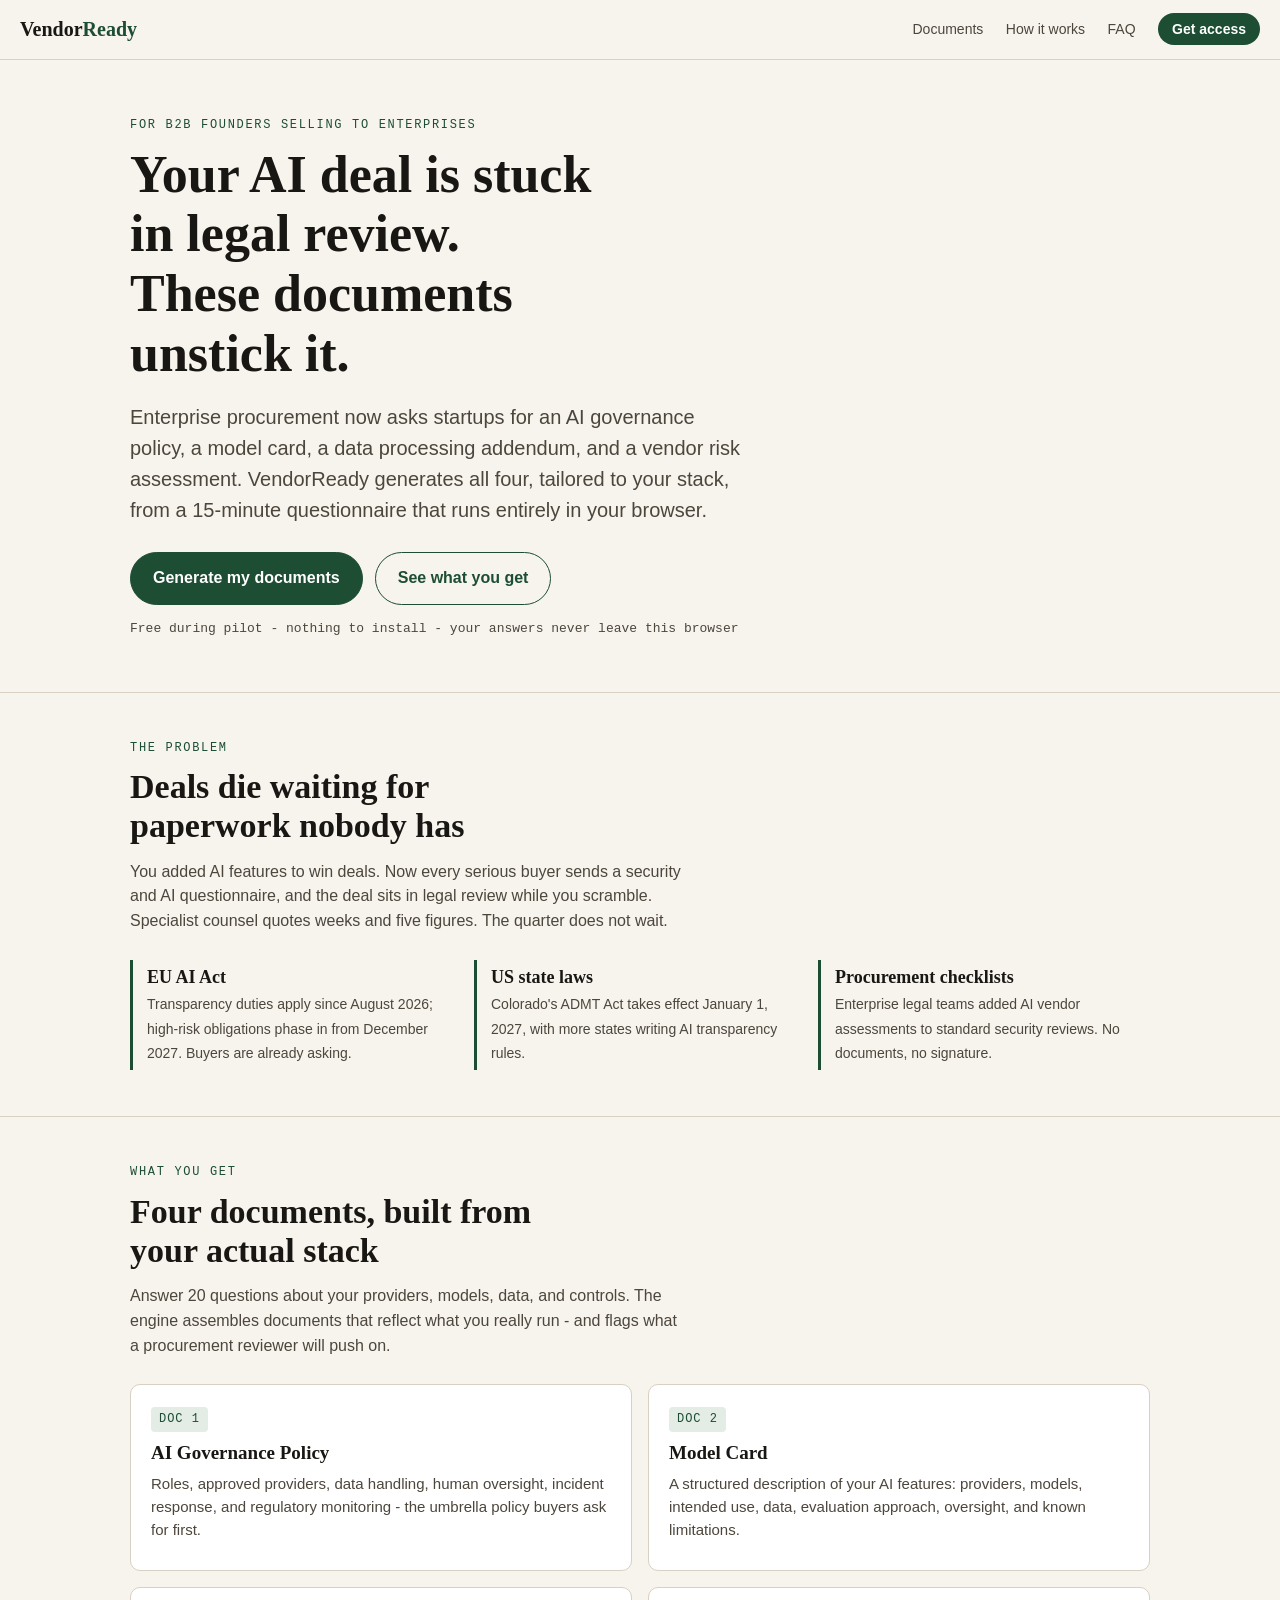
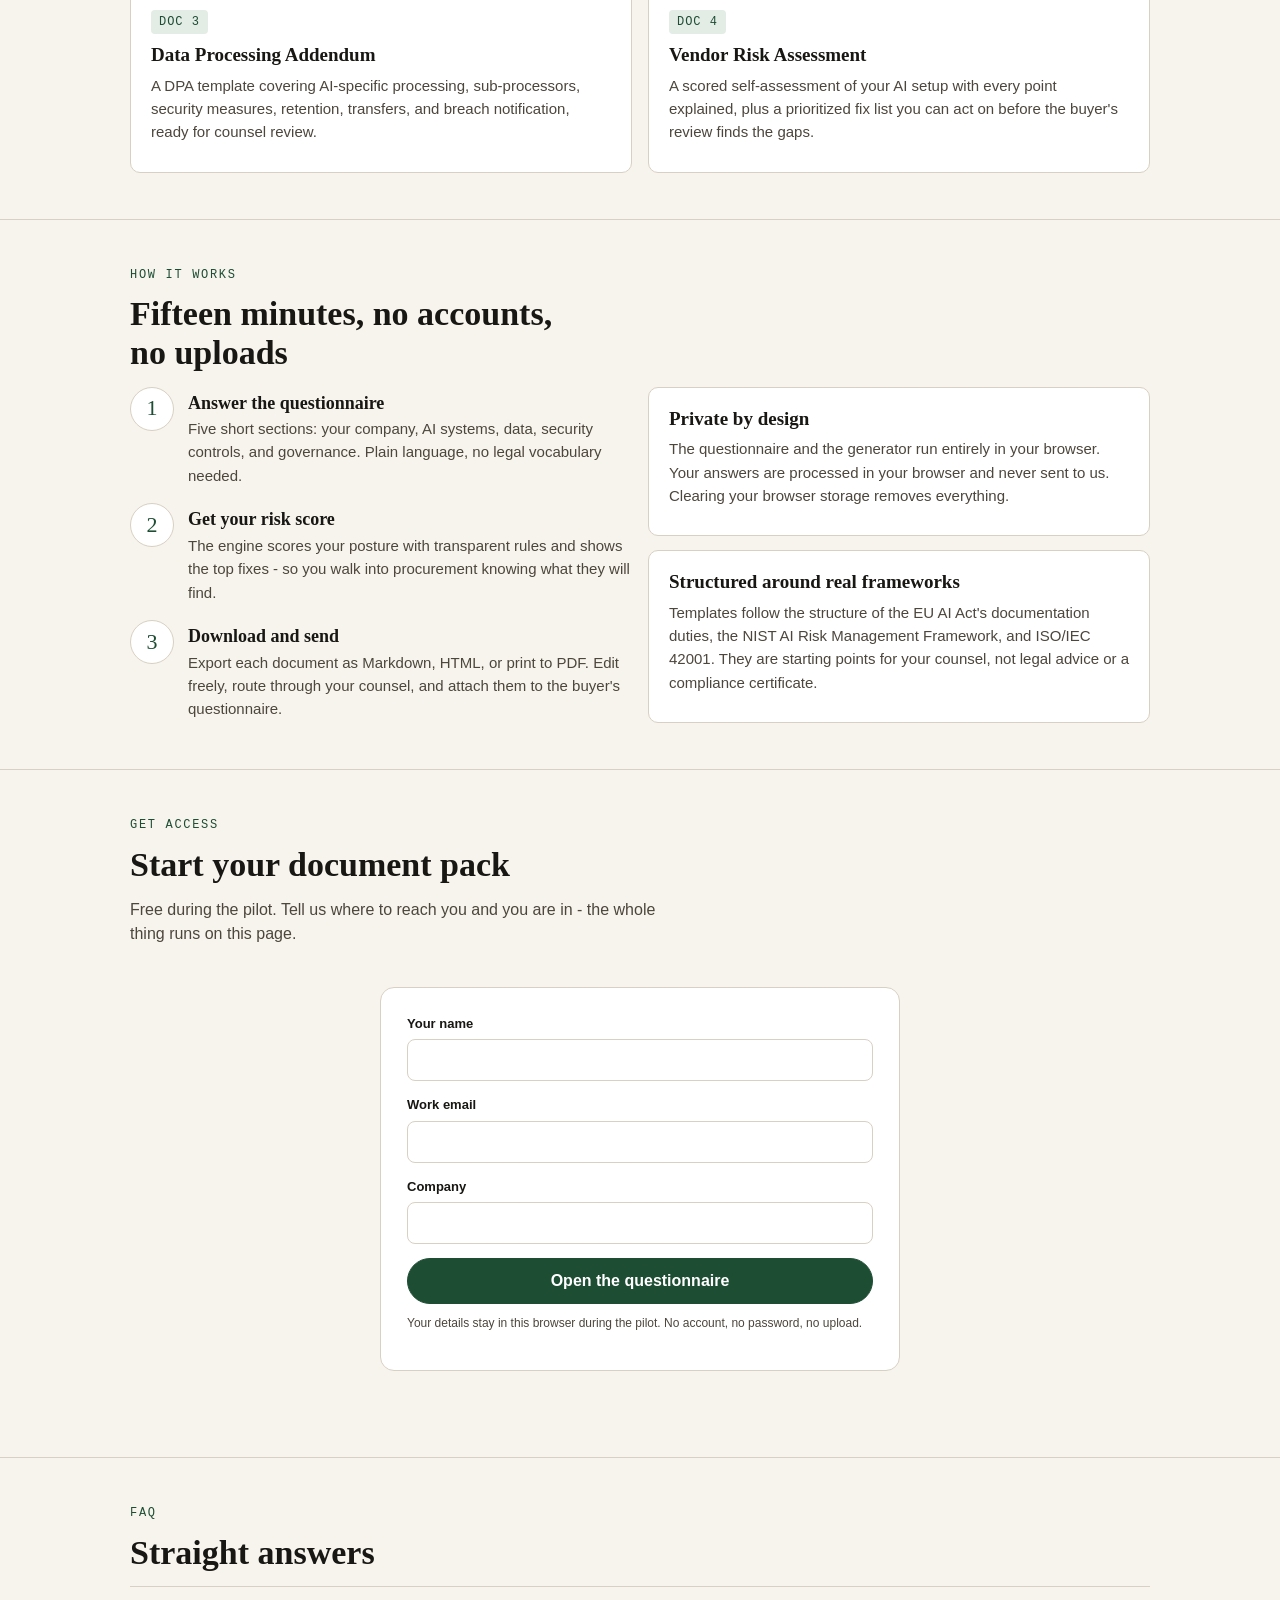
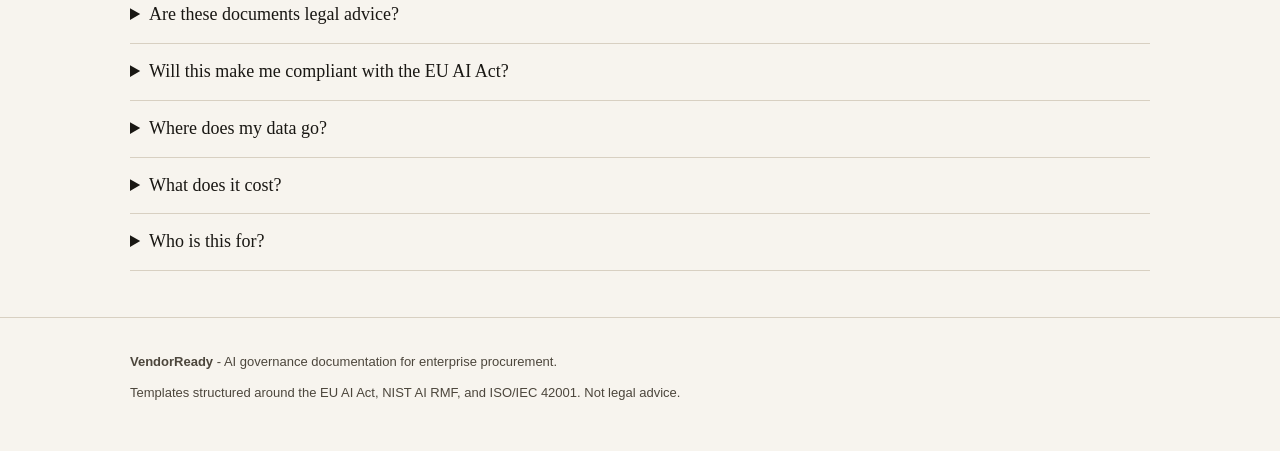
<file: index.html>
<!doctype html>
<html lang="en">
<head>
<meta charset="utf-8">
<meta name="viewport" content="width=device-width, initial-scale=1">
<title>VendorReady - AI governance documents for enterprise procurement</title>
<meta name="description" content="Generate the AI governance policy, model card, DPA, and vendor risk assessment that enterprise buyers ask for - from a 15-minute questionnaire, entirely in your browser.">
<meta property="og:title" content="VendorReady - AI governance documents for enterprise procurement">
<meta property="og:description" content="Generate the AI governance policy, model card, DPA, and vendor risk assessment that enterprise buyers ask for - from a 15-minute questionnaire in your browser.">
<meta property="og:type" content="website">
<link rel="stylesheet" href="styles.css">
<link rel="icon" href="data:image/svg+xml,<svg xmlns='http://www.w3.org/2000/svg' viewBox='0 0 100 100'><text y='0.9em' font-size='90'>V</text></svg>">
</head>
<body>
<header class="topbar">
  <a class="brand" href="index.html">Vendor<span>Ready</span></a>
  <nav>
    <a class="hide-m" href="#documents">Documents</a>
    <a class="hide-m" href="#how">How it works</a>
    <a class="hide-m" href="#faq">FAQ</a>
    <a class="cta-small" href="#access">Get access</a>
  </nav>
</header>

<div class="hero">
  <div class="wrap">
    <p class="eyebrow">For B2B founders selling to enterprises</p>
    <h1>Your AI deal is stuck in legal review. These documents unstick it.</h1>
    <p class="lede">Enterprise procurement now asks startups for an AI governance policy, a model card, a data processing addendum, and a vendor risk assessment. VendorReady generates all four, tailored to your stack, from a 15-minute questionnaire that runs entirely in your browser.</p>
    <div class="hero-actions">
      <a class="btn" href="#access">Generate my documents</a>
      <a class="btn ghost" href="#documents">See what you get</a>
    </div>
    <p class="hero-note">Free during pilot - nothing to install - your answers never leave this browser</p>
  </div>
</div>

<section class="block" id="problem">
  <div class="wrap">
    <p class="eyebrow">The problem</p>
    <h2>Deals die waiting for paperwork nobody has</h2>
    <p class="sub">You added AI features to win deals. Now every serious buyer sends a security and AI questionnaire, and the deal sits in legal review while you scramble. Specialist counsel quotes weeks and five figures. The quarter does not wait.</p>
    <div class="factrow">
      <div class="fact"><b>EU AI Act</b><span>Transparency duties apply since August 2026; high-risk obligations phase in from December 2027. Buyers are already asking.</span></div>
      <div class="fact"><b>US state laws</b><span>Colorado's ADMT Act takes effect January 1, 2027, with more states writing AI transparency rules.</span></div>
      <div class="fact"><b>Procurement checklists</b><span>Enterprise legal teams added AI vendor assessments to standard security reviews. No documents, no signature.</span></div>
    </div>
  </div>
</section>

<section class="block" id="documents">
  <div class="wrap">
    <p class="eyebrow">What you get</p>
    <h2>Four documents, built from your actual stack</h2>
    <p class="sub">Answer 20 questions about your providers, models, data, and controls. The engine assembles documents that reflect what you really run - and flags what a procurement reviewer will push on.</p>
    <div class="grid four">
      <div class="card"><span class="tag">Doc 1</span><h3>AI Governance Policy</h3><p>Roles, approved providers, data handling, human oversight, incident response, and regulatory monitoring - the umbrella policy buyers ask for first.</p></div>
      <div class="card"><span class="tag">Doc 2</span><h3>Model Card</h3><p>A structured description of your AI features: providers, models, intended use, data, evaluation approach, oversight, and known limitations.</p></div>
      <div class="card"><span class="tag">Doc 3</span><h3>Data Processing Addendum</h3><p>A DPA template covering AI-specific processing, sub-processors, security measures, retention, transfers, and breach notification, ready for counsel review.</p></div>
      <div class="card"><span class="tag">Doc 4</span><h3>Vendor Risk Assessment</h3><p>A scored self-assessment of your AI setup with every point explained, plus a prioritized fix list you can act on before the buyer's review finds the gaps.</p></div>
    </div>
  </div>
</section>

<section class="block" id="how">
  <div class="wrap">
    <p class="eyebrow">How it works</p>
    <h2>Fifteen minutes, no accounts, no uploads</h2>
    <div class="grid two">
      <div class="steps">
        <div class="step"><div><h3>Answer the questionnaire</h3><p>Five short sections: your company, AI systems, data, security controls, and governance. Plain language, no legal vocabulary needed.</p></div></div>
        <div class="step"><div><h3>Get your risk score</h3><p>The engine scores your posture with transparent rules and shows the top fixes - so you walk into procurement knowing what they will find.</p></div></div>
        <div class="step"><div><h3>Download and send</h3><p>Export each document as Markdown, HTML, or print to PDF. Edit freely, route through your counsel, and attach them to the buyer's questionnaire.</p></div></div>
      </div>
      <div>
        <div class="card">
          <h3>Private by design</h3>
          <p>The questionnaire and the generator run entirely in your browser. Your answers are processed in your browser and never sent to us. Clearing your browser storage removes everything.</p>
        </div>
        <div class="card" style="margin-top:14px">
          <h3>Structured around real frameworks</h3>
          <p>Templates follow the structure of the EU AI Act's documentation duties, the NIST AI Risk Management Framework, and ISO/IEC 42001. They are starting points for your counsel, not legal advice or a compliance certificate.</p>
        </div>
      </div>
    </div>
  </div>
</section>

<section class="block" id="access">
  <div class="wrap">
    <p class="eyebrow">Get access</p>
    <h2>Start your document pack</h2>
    <p class="sub">Free during the pilot. Tell us where to reach you and you are in - the whole thing runs on this page.</p>
    <div class="gate-card">
      <form id="gate-form" novalidate>
        <div class="field"><label for="g-name">Your name</label><input id="g-name" name="name" type="text" autocomplete="name"></div>
        <div class="field"><label for="g-email">Work email</label><input id="g-email" name="email" type="email" autocomplete="email"></div>
        <div class="field"><label for="g-company">Company</label><input id="g-company" name="company" type="text" autocomplete="organization"></div>
        <div class="form-error"></div>
        <button class="btn block" type="submit">Open the questionnaire</button>
        <p class="privacy-line">Your details stay in this browser during the pilot. No account, no password, no upload.</p>
      </form>
    </div>
  </div>
</section>

<section class="block" id="faq">
  <div class="wrap">
    <p class="eyebrow">FAQ</p>
    <h2>Straight answers</h2>
    <details class="faq"><summary>Are these documents legal advice?</summary><p>No. They are well-structured starting templates built from your answers. Have a qualified attorney review anything before you sign it or send it into a procurement process.</p></details>
    <details class="faq"><summary>Will this make me compliant with the EU AI Act?</summary><p>No tool can certify that. What this does is produce the documentation buyers and reviewers ask for, structured around the EU AI Act, NIST AI RMF, and ISO/IEC 42001 - and show you where your gaps are before someone else finds them.</p></details>
    <details class="faq"><summary>Where does my data go?</summary><p>Nowhere during the pilot. The questionnaire, the risk scoring, and the document generator all run in your browser. Your answers are stored in your own browser storage so you can come back and edit, and clearing that storage deletes them.</p></details>
    <details class="faq"><summary>What does it cost?</summary><p>Free during the pilot while we work with early users. If we charge later, pilot users keep their documents and get advance notice.</p></details>
    <details class="faq"><summary>Who is this for?</summary><p>B2B SaaS founders and operators at seed to Series B who added AI features and are now selling into enterprises or regulated industries - anyone staring at a buyer's AI questionnaire with a deal on the line.</p></details>
  </div>
</section>

<footer class="site">
  <div class="wrap">
    <div><b>VendorReady</b> - AI governance documentation for enterprise procurement.</div>
    <div>Templates structured around the EU AI Act, NIST AI RMF, and ISO/IEC 42001. Not legal advice.</div>
  </div>
</footer>

<script src="gate.js"></script>
<script>VRGate.initGate("gate-form");</script>
</body>
</html>
</file>
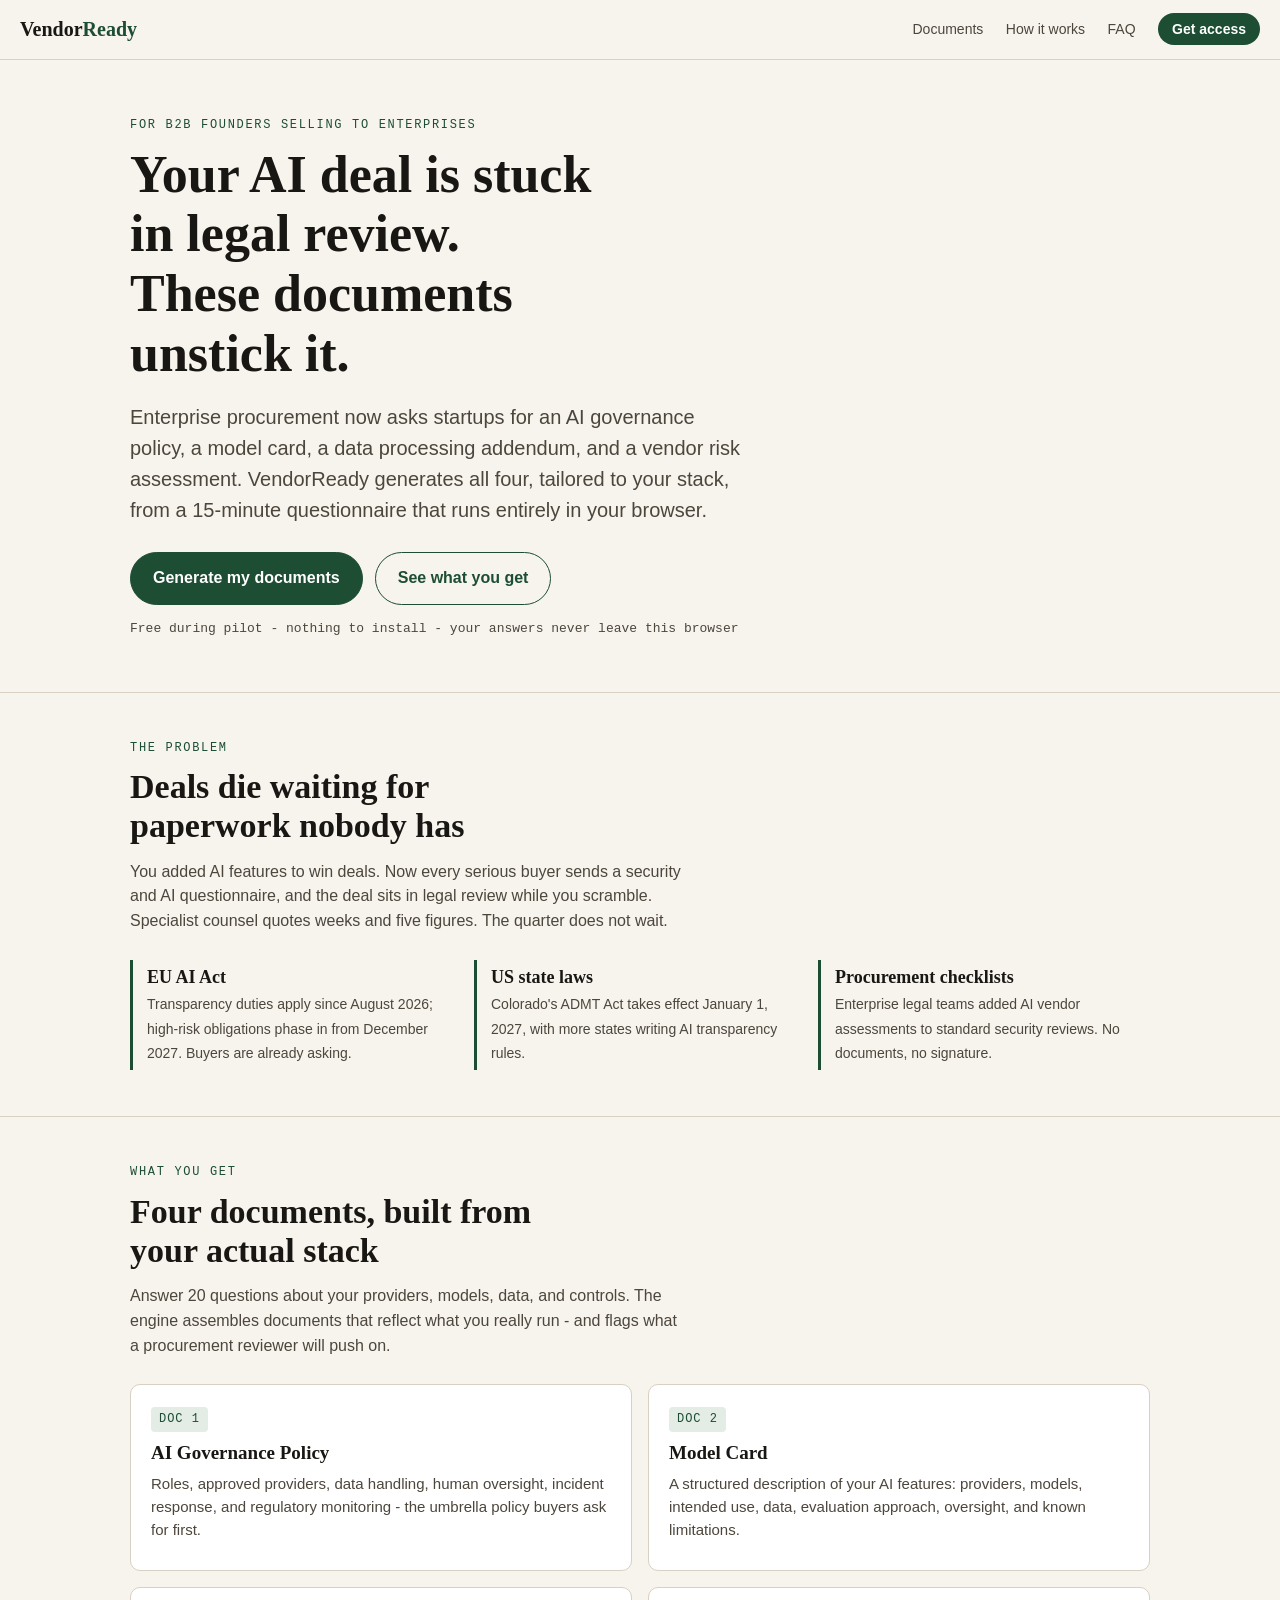
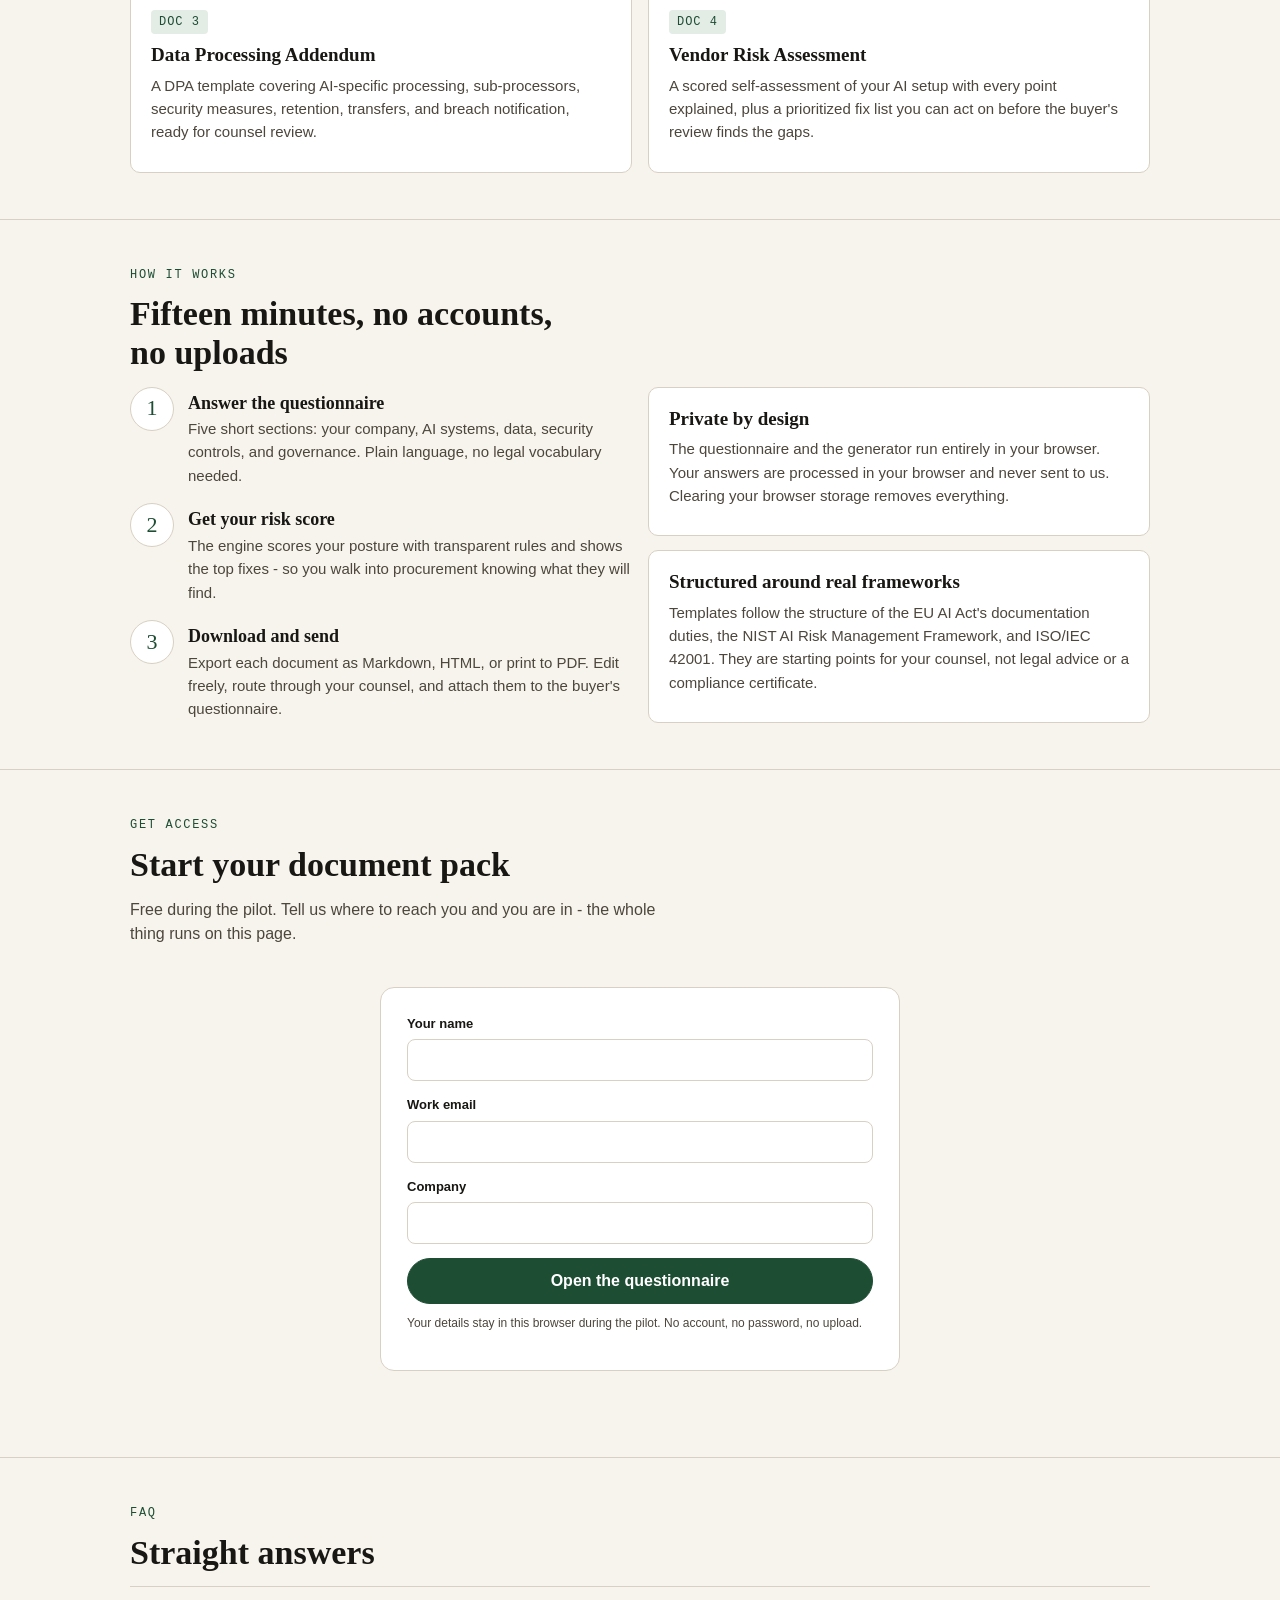
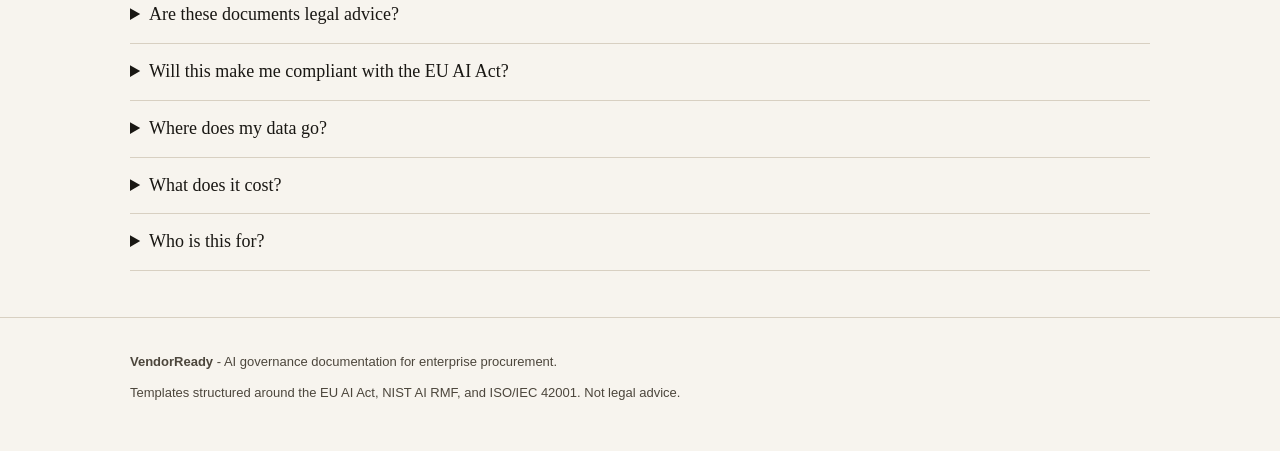
<file: app.html>
<!doctype html>
<html lang="en">
<head>
<meta charset="utf-8">
<meta name="viewport" content="width=device-width, initial-scale=1">
<title>VendorReady - Your document pack</title>
<link rel="stylesheet" href="styles.css">
<link rel="icon" href="data:image/svg+xml,<svg xmlns='http://www.w3.org/2000/svg' viewBox='0 0 100 100'><text y='0.9em' font-size='90'>V</text></svg>">
</head>
<body>
<header class="topbar">
  <a class="brand" href="index.html">Vendor<span>Ready</span></a>
  <nav><a href="index.html">Home</a></nav>
</header>

<div class="wrap">
  <div class="apphead">
    <p class="eyebrow">Document pack builder</p>
    <h1>Answer, score, download.</h1>
    <p>Everything runs in this browser. Your answers are saved locally so you can leave and come back.</p>
  </div>
  <div class="progress" id="pips"></div>
  <div class="wizard-card" id="wizard-card"></div>
  <div class="wizard-nav" id="wizard-nav"></div>
  <div id="results" style="display:none"></div>
</div>

<footer class="site">
  <div class="wrap">
    <div>Templates structured around the EU AI Act, NIST AI RMF, and ISO/IEC 42001. Not legal advice.</div>
  </div>
</footer>

<script src="gate.js"></script>
<script src="engine.js"></script>
<script src="wizard.js"></script>
</body>
</html>
</file>
<file: styles.css>
/* VendorReady - editorial, paper-and-ink design. Mobile-first. */
:root {
  --paper: #f7f4ee;
  --paper-2: #efe9df;
  --ink: #191713;
  --ink-soft: #4c463c;
  --line: #d8d0c2;
  --accent: #1d4d33;
  --accent-bright: #2a6b47;
  --accent-wash: #e3ece5;
  --warn: #8a5a17;
  --danger: #8f2d23;
  --radius: 10px;
  --serif: "Iowan Old Style", "Palatino Linotype", Palatino, Georgia, serif;
  --sans: -apple-system, BlinkMacSystemFont, "Segoe UI", Roboto, Helvetica, Arial, sans-serif;
  --mono: "SF Mono", "Cascadia Code", Menlo, Consolas, monospace;
}
* { box-sizing: border-box; }
html { -webkit-text-size-adjust: 100%; }
body {
  margin: 0;
  background: var(--paper);
  color: var(--ink);
  font-family: var(--sans);
  font-size: 16px;
  line-height: 1.55;
}
h1, h2, h3, .display { font-family: var(--serif); font-weight: 600; line-height: 1.15; }
a { color: var(--accent); }
.wrap { max-width: 1060px; margin: 0 auto; padding: 0 20px; }
.eyebrow {
  font-family: var(--mono); font-size: 12px; letter-spacing: 0.14em;
  text-transform: uppercase; color: var(--accent); margin: 0 0 10px;
}
/* Top bar */
.topbar {
  display: flex; align-items: center; justify-content: space-between;
  padding: 14px 20px; border-bottom: 1px solid var(--line);
  position: sticky; top: 0; background: rgba(247,244,238,0.94); backdrop-filter: blur(6px); z-index: 20;
}
.brand { font-family: var(--serif); font-size: 20px; font-weight: 700; text-decoration: none; color: var(--ink); }
.brand span { color: var(--accent); }
.topbar nav a { margin-left: 18px; text-decoration: none; color: var(--ink-soft); font-size: 14px; }
.topbar nav a:hover { color: var(--ink); }
.topbar .cta-small {
  background: var(--accent); color: #fff !important; padding: 8px 14px;
  border-radius: 999px; font-weight: 600;
}
@media (max-width: 640px) { .topbar nav a.hide-m { display: none; } }
/* Hero */
.hero { padding: 56px 0 40px; border-bottom: 1px solid var(--line); }
.hero h1 { font-size: clamp(30px, 6vw, 52px); margin: 0 0 18px; max-width: 18ch; }
.hero p.lede { font-size: clamp(16px, 2.4vw, 20px); color: var(--ink-soft); max-width: 56ch; margin: 0 0 26px; }
.hero-actions { display: flex; gap: 12px; flex-wrap: wrap; }
.btn {
  display: inline-block; border: 1px solid var(--accent); background: var(--accent); color: #fff;
  font-weight: 600; font-size: 16px; padding: 13px 22px; border-radius: 999px;
  text-decoration: none; cursor: pointer; font-family: var(--sans);
}
.btn:hover { background: var(--accent-bright); }
.btn.ghost { background: transparent; color: var(--accent); }
.btn.ghost:hover { background: var(--accent-wash); }
.btn.block { display: block; width: 100%; text-align: center; }
.hero-note { margin-top: 14px; font-size: 13px; color: var(--ink-soft); font-family: var(--mono); }
/* Sections */
section.block { padding: 46px 0; border-bottom: 1px solid var(--line); }
section.block h2 { font-size: clamp(24px, 4vw, 34px); margin: 0 0 14px; max-width: 26ch; }
section.block .sub { color: var(--ink-soft); max-width: 62ch; margin: 0 0 26px; }
.grid { display: grid; gap: 16px; }
.grid.two { grid-template-columns: 1fr; }
.grid.four { grid-template-columns: 1fr 1fr; }
@media (max-width: 700px) { .grid.four { grid-template-columns: 1fr; } }
@media (min-width: 860px) { .grid.two { grid-template-columns: 1fr 1fr; } }
.card {
  background: #fff; border: 1px solid var(--line); border-radius: var(--radius);
  padding: 20px;
}
.card h3 { margin: 0 0 8px; font-size: 19px; }
.card p { margin: 0 0 8px; color: var(--ink-soft); font-size: 15px; }
.card .tag {
  display: inline-block; font-family: var(--mono); font-size: 12px; letter-spacing: 0.08em;
  text-transform: uppercase; background: var(--accent-wash); color: var(--accent);
  padding: 3px 8px; border-radius: 4px; margin-bottom: 10px;
}
.steps { counter-reset: step; display: grid; gap: 14px; }
.step { display: flex; gap: 14px; align-items: flex-start; }
.step::before {
  counter-increment: step; content: counter(step);
  font-family: var(--serif); font-size: 22px; color: var(--accent);
  border: 1px solid var(--line); background: #fff; border-radius: 50%;
  width: 42px; height: 42px; flex: 0 0 42px; display: flex; align-items: center; justify-content: center;
}
.step h3 { margin: 6px 0 4px; font-size: 18px; }
.step p { margin: 0; color: var(--ink-soft); font-size: 15px; }
.factrow { display: grid; grid-template-columns: 1fr; gap: 12px; }
@media (min-width: 720px) { .factrow { grid-template-columns: 1fr 1fr 1fr; } }
.fact { border-left: 3px solid var(--accent); padding: 4px 0 4px 14px; }
.fact b { display: block; font-family: var(--serif); font-size: 18px; }
.fact span { color: var(--ink-soft); font-size: 14px; }
details.faq { border-top: 1px solid var(--line); padding: 14px 0; }
details.faq:last-child { border-bottom: 1px solid var(--line); }
details.faq summary { font-family: var(--serif); font-size: 18px; cursor: pointer; }
details.faq p { color: var(--ink-soft); margin: 10px 0 0; max-width: 68ch; }
footer.site { padding: 34px 0 50px; color: var(--ink-soft); font-size: 13px; }
footer.site .wrap { display: grid; gap: 10px; }
/* Gate */
.gate-card { max-width: 520px; margin: 40px auto; background: #fff; border: 1px solid var(--line); border-radius: 14px; padding: 26px; }
.gate-card h2 { margin-top: 0; }
.field { margin-bottom: 14px; }
.field label { display: block; font-size: 13px; font-weight: 600; margin-bottom: 5px; }
.field input[type=text], .field input[type=email], .field input[type=url], .field select, .field textarea {
  width: 100%; padding: 11px 12px; border: 1px solid var(--line); border-radius: 8px;
  font-size: 16px; font-family: var(--sans); background: #fff; color: var(--ink);
}
.field input:focus, .field select:focus, .field textarea:focus { outline: 2px solid var(--accent-wash); border-color: var(--accent); }
.field .help { font-size: 12px; color: var(--ink-soft); margin-top: 4px; }
.checks { display: grid; gap: 6px; }
.checks label { display: flex; gap: 8px; align-items: flex-start; font-weight: 400; font-size: 15px; }
.checks input { margin-top: 3px; }
.radios { display: grid; gap: 6px; }
.radios label { display: flex; gap: 8px; align-items: flex-start; font-weight: 400; font-size: 15px; }
.radios input { margin-top: 3px; }
.form-error { color: var(--danger); font-size: 14px; margin: 8px 0; display: none; }
.privacy-line { font-size: 12px; color: var(--ink-soft); margin-top: 10px; }
/* App */
.apphead { padding: 26px 0 6px; }
.apphead h1 { font-size: clamp(24px, 4vw, 32px); margin: 0 0 6px; }
.apphead p { color: var(--ink-soft); margin: 0; }
.progress { display: flex; gap: 6px; margin: 18px 0 26px; flex-wrap: wrap; }
.progress .pip {
  font-family: var(--mono); font-size: 11px; letter-spacing: 0.06em; text-transform: uppercase;
  border: 1px solid var(--line); color: var(--ink-soft); border-radius: 999px; padding: 5px 10px;
  background: #fff;
}
.progress .pip.active { background: var(--accent); border-color: var(--accent); color: #fff; }
.progress .pip.done { background: var(--accent-wash); color: var(--accent); border-color: var(--accent-wash); }
.wizard-card { background: #fff; border: 1px solid var(--line); border-radius: 14px; padding: 22px; margin-bottom: 20px; }
.wizard-card h2 { margin: 0 0 4px; font-size: 22px; }
.wizard-card .sec-sub { color: var(--ink-soft); font-size: 14px; margin: 0 0 18px; }
.q { padding: 16px 0; border-top: 1px solid var(--paper-2); }
.q:first-of-type { border-top: 0; }
.q .q-label { font-weight: 600; margin-bottom: 8px; }
.q .q-help { font-size: 13px; color: var(--ink-soft); margin: 0 0 10px; }
.wizard-nav { display: flex; gap: 10px; justify-content: space-between; margin: 6px 0 40px; }
/* Results */
.score-hero { display: flex; gap: 18px; align-items: center; background: #fff; border: 1px solid var(--line); border-radius: 14px; padding: 20px; margin-bottom: 18px; }
.score-dial {
  width: 92px; height: 92px; border-radius: 50%; flex: 0 0 92px;
  display: flex; flex-direction: column; align-items: center; justify-content: center;
  border: 6px solid var(--accent); font-family: var(--serif);
}
.score-dial b { font-size: 26px; line-height: 1; }
.score-dial span { font-size: 11px; font-family: var(--mono); text-transform: uppercase; letter-spacing: 0.08em; }
.score-hero h2 { margin: 0 0 6px; font-size: 22px; }
.score-hero p { margin: 0; color: var(--ink-soft); font-size: 14px; }
.rating-low { border-color: var(--accent); }
.rating-moderate { border-color: #b08417; }
.rating-elevated { border-color: var(--warn); }
.rating-high { border-color: var(--danger); }
.doctabs { display: flex; gap: 6px; flex-wrap: wrap; margin: 22px 0 14px; }
.doctab {
  border: 1px solid var(--line); background: #fff; border-radius: 999px; padding: 8px 14px;
  font-size: 14px; cursor: pointer; color: var(--ink-soft); font-family: var(--sans);
}
.doctab.active { background: var(--ink); color: var(--paper); border-color: var(--ink); }
.docview { background: #fff; border: 1px solid var(--line); border-radius: 14px; padding: 26px; }
.docview h1 { font-size: 26px; margin: 0 0 6px; }
.docview h2 { font-size: 20px; margin: 26px 0 8px; padding-top: 14px; border-top: 1px solid var(--paper-2); }
.docview h3 { font-size: 16px; margin: 18px 0 6px; }
.docview p, .docview li { font-size: 15px; color: #2c2822; }
.docview table { border-collapse: collapse; width: 100%; margin: 12px 0; font-size: 14px; }
.docview th, .docview td { border: 1px solid var(--line); padding: 8px 10px; text-align: left; vertical-align: top; }
.docview th { background: var(--paper-2); font-family: var(--mono); font-size: 11px; text-transform: uppercase; letter-spacing: 0.06em; }
.docview .docmeta { color: var(--ink-soft); font-size: 13px; font-family: var(--mono); margin-bottom: 16px; }
.doc-actions { display: flex; gap: 8px; flex-wrap: wrap; margin: 16px 0 40px; }
.doc-actions .btn { padding: 10px 16px; font-size: 14px; }
.callout { background: var(--accent-wash); border: 1px solid #c6d6cb; border-radius: 10px; padding: 14px 16px; font-size: 14px; color: var(--accent); margin: 16px 0; }
.callout.warn { background: #f6ecd9; border-color: #e3cf9f; color: var(--warn); }
.recs { display: grid; gap: 10px; margin: 14px 0 30px; }
.rec { background: #fff; border: 1px solid var(--line); border-left: 4px solid var(--warn); border-radius: 8px; padding: 12px 14px; }
.rec b { display: block; margin-bottom: 2px; }
.rec span { font-size: 14px; color: var(--ink-soft); }
@media print {
  .topbar, .progress, .doc-actions, .doctabs, .score-hero, .recs, .callout, footer.site { display: none !important; }
  body { background: #fff; }
  .docview { border: 0; padding: 0; }
}
</file>
